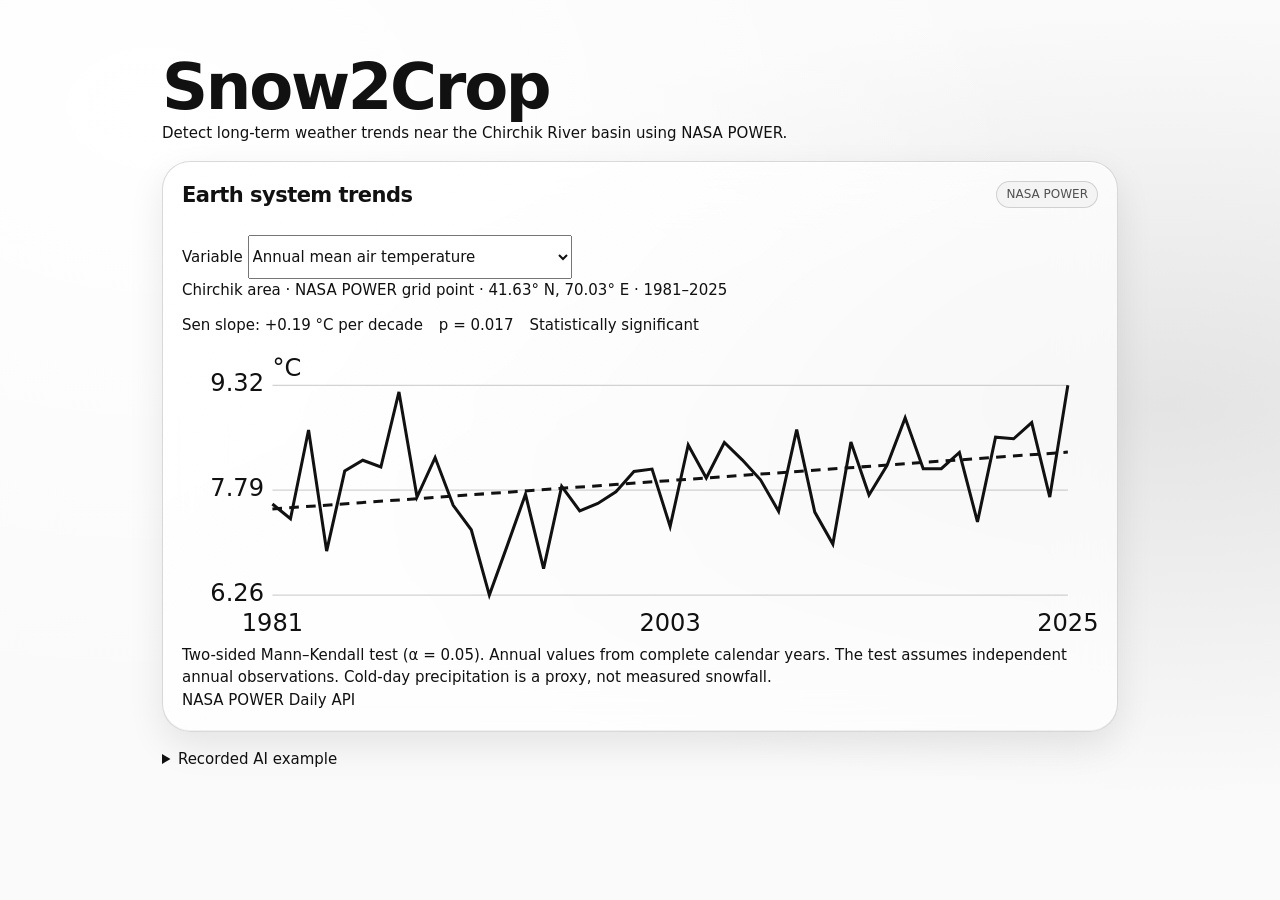
<file: docs/index.html>
<!doctype html>
<html lang="en">
<head>
  <meta charset="utf-8">
  <meta name="viewport" content="width=device-width, initial-scale=1">
  <title>Snow2Crop · Earth System Trend Detective</title>
  <style>:root {
  color-scheme: light;
  --page: #fafafa;
  --surface: #fff;
  --inset: #f4f4f4;
  --glass: rgb(255 255 255 / .70);
  --control: rgb(0 0 0 / .055);
  --ink: #111;
  --muted: #505050;
  --line: rgb(0 0 0 / .15);
  --highlight: rgb(255 255 255 / .95);
  --sheen: rgb(255 255 255 / .65);
  --accent: #151515;
  --historical: #646464;
  --active: rgb(0 0 0 / .095);
  --button-ink: #fff;
  --halo-top: #fff;
  --halo-edge: #e4e4e4;
  --shadow: 0 14px 36px rgb(0 0 0 / .09);
  --widget-radius: 28px;
  --control-radius: 14px;
  --mono: ui-monospace, SFMono-Regular, Consolas, monospace;
}
html[data-theme="dark"] {
  color-scheme: dark;
  --page: #080808;
  --surface: #1c1c1c;
  --inset: #141414;
  --glass: rgb(19 19 19 / .52);
  --control: rgb(255 255 255 / .07);
  --ink: #fafafa;
  --muted: #b7b7b7;
  --line: rgb(255 255 255 / .18);
  --highlight: rgb(255 255 255 / .28);
  --sheen: rgb(255 255 255 / .12);
  --accent: #fff;
  --historical: #a0a0a0;
  --active: rgb(255 255 255 / .15);
  --button-ink: #111;
  --halo-top: #303030;
  --halo-edge: #222;
  --shadow: 0 14px 36px rgb(0 0 0 / .28);
}
* { box-sizing: border-box; }
[hidden] { display: none !important; }
body {
  margin: 0;
  color: var(--ink);
  min-height: 100dvh;
  background:
    radial-gradient(ellipse at 12% 12%, var(--halo-top), transparent 55%),
    radial-gradient(ellipse at 91% 45%, var(--halo-edge), transparent 56%),
    var(--page);
  font: 15px/1.5 -apple-system, BlinkMacSystemFont, system-ui, sans-serif;
}
h1, h2, p, figure { margin: 0; }
a { color: inherit; text-decoration: none; }
button, select, input { color: inherit; font: inherit; }
:where(button, select, input, textarea, a):focus-visible { outline: 2px solid var(--accent); outline-offset: 3px; }
.shell { width: min(1280px, calc(100% - 64px)); margin-inline: auto; }
main.shell { padding-bottom: 40px; }

.site-header, .toolbar, .card {
  background: var(--surface);
  border: 1px solid var(--line);
  box-shadow: inset 0 1px 0 var(--highlight), inset 0 -1px 0 var(--control), var(--shadow);
}
@supports ((-webkit-backdrop-filter: blur(1px)) or (backdrop-filter: blur(1px))) {
  .site-header, .toolbar, .card {
    background: linear-gradient(154deg, var(--sheen), transparent 44%), var(--glass);
    -webkit-backdrop-filter: blur(28px) grayscale(1);
    backdrop-filter: blur(28px) grayscale(1);
  }
}
.site-header {
  position: sticky;
  top: 0;
  z-index: 2;
  border-width: 0 0 1px;
}
@media (prefers-reduced-transparency: reduce) {
  .site-header, .toolbar, .card {
    background: var(--surface);
    -webkit-backdrop-filter: none;
    backdrop-filter: none;
  }
}
.header-inner {
  min-height: 68px;
  display: grid;
  grid-template-columns: 1fr auto;
  align-items: center;
  gap: 20px;
}
.brand { display: inline-flex; align-items: center; gap: 10px; justify-self: start; font-size: 19px; font-weight: 690; letter-spacing: -.035em; }
.mark { width: 34px; height: 34px; object-fit: contain; filter: grayscale(1); }
nav {
  display: flex;
  align-items: center;
  gap: 3px;
  padding: 4px;
  border: 1px solid var(--line);
  border-radius: 999px;
  background: var(--control);
  box-shadow: inset 0 1px 0 var(--highlight);
}
nav a {
  display: grid;
  place-items: center;
  min-height: 38px;
  padding-inline: 15px;
  border-radius: 999px;
  color: var(--muted);
  font-size: 14px;
  font-weight: 600;
  text-align: center;
}
nav a:hover { color: var(--ink); }
nav a[aria-current] {
  background: linear-gradient(155deg, var(--sheen), transparent 75%), var(--active);
  color: var(--ink);
  box-shadow: inset 0 0 0 1px var(--line), inset 0 1px 0 var(--highlight), 0 2px 6px rgb(0 0 0 / .16);
}
.eyebrow { color: var(--muted); font-size: 12px; font-weight: 600; }
.intro { padding: 34px 0 22px; }
h1 { font-size: clamp(27px, 4vw, 43px); line-height: 1.12; font-weight: 720; letter-spacing: -.035em; }
h2 { margin-top: 2px; font-size: 21px; font-weight: 650; letter-spacing: -.025em; overflow-wrap: anywhere; }

.toolbar {
  display: grid;
  gap: 12px;
  padding: 16px;
  margin-bottom: 16px;
  border-radius: var(--widget-radius);
}
.timeline-header, .timeline-year, .date-controls, .timeline-slider {
  display: flex;
  align-items: center;
  gap: 8px;
  min-width: 0;
}
.timeline-header { justify-content: space-between; flex-wrap: wrap; }
.date-controls { flex-wrap: wrap; }
.timeline-year select, .date-controls :is(select, input), .timeline-slider button, .month-grid button {
  min-height: 36px;
  background: var(--inset);
  border: 1px solid var(--line);
  border-radius: var(--control-radius);
  padding: 0 9px;
  font-size: 12px;
}
.timeline-slider button { min-width: 36px; }
.toolbar :is(button, select, input):enabled { cursor: pointer; }
.toolbar :is(button, select, input):enabled:hover { border-color: var(--accent); }
.toolbar :disabled { color: var(--muted); opacity: .66; }
.month-grid { display: grid; grid-template-columns: repeat(12, minmax(0, 1fr)); gap: 5px; }
.month-grid button { min-width: 0; padding: 0 2px; text-transform: capitalize; }
.month-grid button[aria-pressed="true"] {
  color: var(--accent);
  background: var(--active);
  border-color: var(--accent);
  font-weight: 700;
}
.timeline-lower {
  display: grid;
  grid-template-columns: minmax(0, 1fr) auto;
  align-items: center;
  gap: 12px 20px;
  padding-top: 12px;
  border-top: 1px solid var(--line);
}
.timeline-current { min-width: 128px; }
.timeline-current strong { display: block; font-size: 13px; font-weight: 600; }
#date-slider {
  flex: 1;
  min-width: 0;
  width: 100%;
  margin: 0 3px;
  min-height: 30px;
  accent-color: var(--accent);
}
#date-slider::-webkit-slider-runnable-track {
  height: 4px;
  border-radius: 4px;
  background: linear-gradient(to right, var(--accent) var(--timeline-progress, 0%), var(--line) var(--timeline-progress, 0%));
}
#date-slider::-webkit-slider-thumb { margin-top: -6px; }
@media (max-width: 680px) {
  .month-grid { grid-template-columns: repeat(6, minmax(0, 1fr)); }
}
@media (max-width: 480px) {
  .timeline-lower { grid-template-columns: minmax(0, 1fr); }
  .timeline-current { grid-row: 1; }
  .timeline-header { row-gap: 8px; }
}
.data-status:empty { display: none; }
.data-status { color: var(--muted); margin-bottom: 12px; font-size: 13px; }

.dashboard { display: grid; grid-template-columns: minmax(0, 2.2fr) minmax(260px, 1fr); gap: 16px; align-items: start; }
.card { border-radius: var(--widget-radius); overflow: hidden; }
.card-heading { display: flex; align-items: center; justify-content: space-between; gap: 12px; padding: 16px 19px; }
.card-heading .eyebrow { color: var(--accent); }
.badge { background: var(--inset); border: 1px solid var(--line); color: var(--muted); border-radius: 999px; padding: 4px 9px; font: 12px/1.4 system-ui, sans-serif; text-align: center; }
.map-view {
  position: relative;
  min-height: 355px;
  display: grid;
  place-items: center;
  isolation: isolate;
  background-color: var(--inset);
}
.map-view:has(img:not([hidden])) { min-height: 0; }
.satellite-frame { width: 100%; }
.map-view img { display: block; width: 100%; height: clamp(285px, 39vw, 475px); object-fit: contain; }
.map-placeholder {
  position: relative;
  display: grid;
  justify-items: center;
  gap: 10px;
  margin: 22px;
  padding: 15px 20px;
  border-radius: 7px;
  color: var(--muted);
  text-align: center;
  font: 12px/1.4 var(--mono);
}
.map-placeholder strong { font-weight: 500; }
.map-icon { width: 30px; height: 30px; color: var(--accent); }
.card-footer { display: flex; flex-wrap: wrap; justify-content: space-between; gap: 8px; padding: 12px 19px; color: var(--muted); border-top: 1px solid var(--line); font-size: 12px; }
.stats { display: grid; gap: 12px; align-content: start; }
.metric { padding: 15px 18px; }
.reading { color: var(--ink); font-size: 32px; font-weight: 650; letter-spacing: -.045em; font-variant-numeric: tabular-nums; line-height: 1.18; margin: 6px 0; }
.reading small { color: var(--muted); font: 13px/1.2 var(--mono); letter-spacing: 0; }
.metric > p:last-child, .forecast-body p:not(.eyebrow, .reading) { color: var(--muted); font-size: 13px; }

.chart { padding: 8px 19px 20px; }
.legend { display: flex; flex-wrap: wrap; gap: 14px; color: var(--muted); font-size: 12px; margin-bottom: 12px; }
.legend i { display: inline-block; width: 14px; height: 2px; margin-right: 4px; vertical-align: 3px; background: var(--accent); }
.legend > span + span i { background: repeating-linear-gradient(90deg, var(--historical) 0 4px, transparent 4px 7px); }
.chart-area {
  display: grid;
  place-items: center;
  min-height: 235px;
  color: var(--muted);
  border: 1px solid var(--line);
  border-radius: var(--control-radius);
  overflow: hidden;
  background: repeating-linear-gradient(transparent 0 46px, var(--line) 46px 47px), var(--inset);
}
.chart-area svg { width: 100%; height: auto; display: block; background: var(--inset); }
.chart-dates { display: flex; justify-content: space-between; gap: 6px; color: var(--muted); font: 11px/1.4 var(--mono); }
.chart-dates:not(:empty) { margin-top: 8px; }
.forecast-body { display: grid; grid-template-columns: 1fr 1fr; gap: 20px; padding: 5px 19px 22px; }
.forecast-note { background: var(--inset); border: 1px solid var(--line); border-radius: var(--control-radius); padding: 14px; }
.forecast-note p { margin-top: 4px; }

@media (max-width: 740px) {
  .shell { width: calc(100% - 30px); }
  .header-inner { display: flex; justify-content: space-between; min-height: 62px; gap: 8px; }
  nav a { font-size: 13px; padding-inline: 10px; }
  .brand { font-size: 16px; gap: 5px; }
  .mark { width: 27px; height: 27px; }
  .intro { padding: 27px 0 19px; }
  .dashboard, .forecast-body { grid-template-columns: 1fr; }
  .map-view { min-height: 245px; }
  .card-heading, .card-footer, .forecast-body, .chart { padding-inline: 14px; }
}
@media (max-width: 540px) {
  .header-inner { flex-wrap: wrap; padding-block: 8px; }
  nav { flex: 1 0 100%; display: grid; grid-template-columns: repeat(4, minmax(0, 1fr)); }
  nav a { min-height: 44px; padding-inline: 3px; overflow-wrap: anywhere; }
}

.forecast-footer { align-items: center; }
.forecast-footer button {
  padding: 5px 8px;
  border: 1px solid var(--line);
  border-radius: 999px;
  background: var(--control);
  color: var(--accent);
  cursor: pointer;
}
.forecast-footer button:hover { border-color: var(--accent); }


.upper { text-transform: none; }
.settings-options {
  display: grid;
  grid-template-columns: minmax(0, 1fr) minmax(0, 1fr);
  align-items: center;
  gap: 14px 20px;
  padding: 2px 19px 22px;
}
.settings-options select {
  min-width: 0;
  width: 100%;
  min-height: 42px;
  padding: 7px 10px;
  background: var(--inset);
  border: 1px solid var(--line);
  border-radius: var(--control-radius);
  cursor: pointer;
}

.satellite-frame.tile {
  position: relative;
  aspect-ratio: 319 / 148;
  overflow: hidden;
}
/* The archive tile is 512×512; the study window occupies x=159–478, y=307–455. */
.map-view .tile img {
  position: absolute;
  inset: auto;
  left: -49.8433%;
  top: -207.4324%;
  width: 160.5016%;
  height: auto;
  max-width: none;
}


.volume-control {
  display: flex;
  align-items: center;
  gap: 10px;
  min-width: 0;
}
.volume-control input {
  flex: 1;
  min-width: 0;
  width: 100%;
  min-height: 36px;
  margin: 0;
  accent-color: var(--accent);
  cursor: pointer;
}
.volume-control output {
  min-width: 4ch;
  color: var(--muted);
  text-align: right;
  font: 12px/1.2 var(--mono);
}
:is(.toolbar button:not(:disabled), .forecast-footer button:not(:disabled), nav a):active {
  background: var(--active);
}


.recent-imagery {
  display: flex;
  align-items: center;
  flex-wrap: wrap;
  gap: 8px 12px;
  margin-bottom: 14px;
  color: var(--muted);
  font-size: 12px;
}
.recent-imagery button {
  min-height: 36px;
  padding: 3px 12px;
  border: 1px solid var(--line);
  border-radius: 999px;
  background: var(--control);
  color: var(--accent);
}
.recent-imagery button:enabled { cursor: pointer; }
.recent-imagery button:enabled:hover { border-color: var(--accent); }

.gemma-card { margin-bottom: 16px; }
.gemma-form { display: grid; gap: 10px; padding: 0 19px 19px; }
.gemma-form p { margin: 0; color: var(--muted); }
.gemma-form label { display: block; margin-bottom: 4px; }
.gemma-form textarea, .gemma-form input, .gemma-form select, .gemma-form button, .gemma-form output {
  padding: 9px 11px;
  border: 1px solid var(--line);
  border-radius: var(--control-radius);
  background: var(--inset);
  color: var(--ink);
  font: inherit;
  max-width: 100%;
}
.gemma-form textarea { resize: vertical; }
.gemma-fields { display: flex; flex-wrap: wrap; gap: 12px; }
.gemma-fields > div { min-width: 0; }
.gemma-form button { justify-self: start; background: var(--accent); color: var(--button-ink); border-color: transparent; font-weight: 650; cursor: pointer; }
.gemma-form button:disabled { opacity: .6; cursor: wait; }
.gemma-form output { white-space: pre-wrap; overflow-wrap: anywhere; }
.gemma-form #gemma-status:empty { display: none; }

.gemma-form [hidden] { display: none; }

/* The archive image leads the map, with current observations alongside it. */
.map-side, .forecast-side { display: grid; gap: 16px; min-width: 0; }
.map-side .gemma-card, .forecast-layout .gemma-card { margin: 0; }
.daily-layout { display: grid; border-top: 1px solid var(--line); }
#daily-photo { display: block; width: 100%; height: auto; }
.daily-details { padding: 12px 16px; color: var(--muted); font-size: 13px; }
.daily-details p + p { margin-top: 10px; padding-top: 10px; border-top: 1px solid var(--line); }
.forecast-layout { display: grid; grid-template-columns: minmax(0, 1.55fr) minmax(280px, 1fr); gap: 16px; align-items: start; }
.forecast-side .forecast-body { grid-template-columns: 1fr; gap: 12px; }
#water-assessment { white-space: pre-line; }
#water-assessment + p a { text-decoration: underline; text-underline-offset: 3px; }
.gemma-form textarea { min-height: 116px; width: 100%; }
.gemma-form input[type="file"] { width: 100%; }
.gemma-form button { min-height: 44px; padding-inline: 18px; border-radius: 999px; }
.gemma-form input::file-selector-button {
  margin-inline-end: 10px;
  padding: 5px 10px;
  border: 1px solid var(--line);
  border-radius: 999px;
  background: var(--control);
  color: var(--accent);
  font: inherit;
  cursor: pointer;
}
.gemma-form button:enabled:hover { filter: brightness(.92); }
.gemma-form output { border-inline-start: 3px solid var(--accent); }
.settings-card { max-width: 680px; }

@media (max-width: 850px) {
  .forecast-layout { grid-template-columns: 1fr; }
}
@media (max-width: 740px) {
  .map-side { grid-template-columns: 1fr; }
}
@media (max-width: 420px) {
  nav { grid-template-columns: .8fr .95fr 1fr 1.25fr; }
  nav a { font-size: 12px; }
  .settings-options { grid-template-columns: minmax(0, 1fr); gap: 8px; }
  .settings-options > :is(select, .volume-control) { margin-bottom: 8px; }
}

#field-location-group { display: grid; gap: 6px; }
#field-location { width: 100%; min-height: 46px; }
#gemma-answer { font-size: 1.05rem; line-height: 1.6; }
#field-photo-preview { display: block; max-width: 100%; max-height: 170px; margin-top: 8px; border-radius: 12px; }

.forecast-tools summary, #field-photo-group summary {
  padding: 12px 0;
  cursor: pointer;
  text-decoration: underline;
  text-underline-offset: .2em;
}
#field-location-group label { font-size: 1.15rem; font-weight: 650; }
#field-location { min-height: 52px; font-size: 1.125rem; }
#field-location-help { font-size: 1rem; line-height: 1.5; }
#field-photo-group[open] > :not(summary) { margin-bottom: 10px; }
#forecast-date-group input { width: 100%; }
#gemma-form:has(#field-location-group:not([hidden])) #gemma-submit {
  justify-self: stretch;
  min-height: 52px;
  font-size: 1.125rem;
}

.forecast-side > summary { cursor: pointer; padding: 12px; font-weight: 650; }
.forecast-side:not([open]) > article { display: none; }

.gemma-form { grid-template-columns: minmax(0, 1fr); }
.gemma-form :is(select, input, textarea) { min-width: 0; max-width: 100%; }
.forecast-tools :is(summary, select), #field-photo-group summary {
  min-height: 44px;
}
@media (max-width: 850px) {
  .month-grid { grid-template-columns: repeat(6, minmax(0, 1fr)); }
  .toolbar :is(button, select), .recent-imagery button { min-height: 44px; }
}
@media (max-width: 540px) {
  .intro { padding-block: 20px 14px; }
  body:has(#forecast:not([hidden])) .intro { padding-block: 16px 12px; }
  body:has(#forecast:not([hidden])) .intro h1 { font-size: 23px; }
  .gemma-form { padding-inline: 14px; }
  .gemma-form :is(input, select, textarea), .settings-options select { font-size: 16px; }
  .gemma-fields > div { flex: 1 1 100%; }
  .gemma-fields :is(input, select) { width: 100%; }
}

.trend-card { margin-bottom: 1rem; }
#trend-variable { font: inherit; max-width: 100%; min-height: 44px; }
#trend-plot { display: block; width: 100%; height: auto; color: inherit; }
#trend-results { display: flex; flex-wrap: wrap; gap: .5rem 1rem; margin-block: .75rem; }
#trend-results span { font-variant-numeric: tabular-nums; }

  .jury { max-width: 1060px; margin: auto; padding: clamp(16px, 5vw, 52px); }
  .jury h1 { margin: 0; font-size: clamp(36px, 6vw, 64px); line-height: 1.1; }
  .jury header { margin-bottom: 1rem; }
  .jury .card-heading { margin-bottom: 0; }
  </style>
</head>
<body>
<main class="jury">
  <header><h1>Snow2Crop</h1><p>Detect long-term weather trends near the Chirchik River basin using NASA POWER.</p></header>
        <article class="card trend-card" id="power-trends" hidden>
        <header class="card-heading"><h2 id="trend-title">Earth system trends</h2><span class="badge">NASA POWER</span></header>
        <div class="chart">
          <label><span id="trend-variable-label">Variable</span> <select id="trend-variable"></select></label>
          <p id="trend-location"></p>
          <div id="trend-results" aria-live="polite"></div>
          <svg id="trend-plot" viewBox="0 0 760 245" role="img" aria-labelledby="trend-title trend-location"></svg>
          <p id="trend-method"></p>
          <a href="https://power.larc.nasa.gov/docs/services/api/temporal/daily/">NASA POWER Daily API</a>
        </div>
      </article>
  <details>
    <summary>Recorded AI example</summary>
    <p><strong>Question:</strong> Can a satellite image of the Chirchik basin tell me how much water reaches my field near Tashkent? What data would you need?</p>
    <p><strong>Snow2Crop answer:</strong> Delivery to a particular field is unknown. Releases, withdrawals and losses along the route, or measured delivery to the field, are needed. Assessing a shortage also requires demand for the same period.</p>
    <p>This example was captured from the running Snow2Crop prototype. This page runs trend calculations in your browser. Live chat requires the separate Gemma and MLX server.</p>
  </details>
</main>
<script type="application/json" id="embedded-power-trends">{"coordinates":[70.03,41.63],"rows":[{"year":1981,"temperature":7.5863,"precipitation":540.74,"coldPrecipitation":257.64},{"year":1982,"temperature":7.3711,"precipitation":258.4,"coldPrecipitation":189.41},{"year":1983,"temperature":8.6658,"precipitation":193.46,"coldPrecipitation":107.9},{"year":1984,"temperature":6.8993,"precipitation":262.92,"coldPrecipitation":148.36},{"year":1985,"temperature":8.0668,"precipitation":256.18,"coldPrecipitation":176.19},{"year":1986,"temperature":8.2247,"precipitation":222.31,"coldPrecipitation":123.41},{"year":1987,"temperature":8.1263,"precipitation":222.21,"coldPrecipitation":96.68},{"year":1988,"temperature":9.2222,"precipitation":161.02,"coldPrecipitation":88.0},{"year":1989,"temperature":7.6878,"precipitation":187.38,"coldPrecipitation":102.17},{"year":1990,"temperature":8.2637,"precipitation":385.3,"coldPrecipitation":163.87},{"year":1991,"temperature":7.567,"precipitation":422.46,"coldPrecipitation":255.89},{"year":1992,"temperature":7.2101,"precipitation":409.09,"coldPrecipitation":192.32},{"year":1993,"temperature":6.2568,"precipitation":676.83,"coldPrecipitation":373.46},{"year":1994,"temperature":6.9858,"precipitation":513.48,"coldPrecipitation":242.32},{"year":1995,"temperature":7.7268,"precipitation":272.4,"coldPrecipitation":132.74},{"year":1996,"temperature":6.6439,"precipitation":379.4,"coldPrecipitation":193.08},{"year":1997,"temperature":7.8447,"precipitation":412.79,"coldPrecipitation":213.09},{"year":1998,"temperature":7.4841,"precipitation":556.52,"coldPrecipitation":282.0},{"year":1999,"temperature":7.5936,"precipitation":491.82,"coldPrecipitation":260.66},{"year":2000,"temperature":7.7634,"precipitation":374.89,"coldPrecipitation":227.17},{"year":2001,"temperature":8.0619,"precipitation":412.66,"coldPrecipitation":257.0},{"year":2002,"temperature":8.0961,"precipitation":525.22,"coldPrecipitation":255.64},{"year":2003,"temperature":7.2582,"precipitation":601.16,"coldPrecipitation":281.91},{"year":2004,"temperature":8.4484,"precipitation":452.17,"coldPrecipitation":235.45},{"year":2005,"temperature":7.9661,"precipitation":434.88,"coldPrecipitation":288.56},{"year":2006,"temperature":8.4847,"precipitation":466.91,"coldPrecipitation":229.82},{"year":2007,"temperature":8.2275,"precipitation":453.45,"coldPrecipitation":209.81},{"year":2008,"temperature":7.9393,"precipitation":378.05,"coldPrecipitation":218.69},{"year":2009,"temperature":7.4795,"precipitation":563.7,"coldPrecipitation":310.42},{"year":2010,"temperature":8.6721,"precipitation":553.7,"coldPrecipitation":262.77},{"year":2011,"temperature":7.4682,"precipitation":573.83,"coldPrecipitation":401.54},{"year":2012,"temperature":7.0009,"precipitation":399.94,"coldPrecipitation":284.68},{"year":2013,"temperature":8.4898,"precipitation":406.38,"coldPrecipitation":228.77},{"year":2014,"temperature":7.7173,"precipitation":294.77,"coldPrecipitation":170.33},{"year":2015,"temperature":8.1524,"precipitation":507.31,"coldPrecipitation":320.58},{"year":2016,"temperature":8.8438,"precipitation":536.03,"coldPrecipitation":257.34},{"year":2017,"temperature":8.1015,"precipitation":504.73,"coldPrecipitation":324.63},{"year":2018,"temperature":8.1015,"precipitation":478.05,"coldPrecipitation":283.41},{"year":2019,"temperature":8.338,"precipitation":441.75,"coldPrecipitation":200.12},{"year":2020,"temperature":7.3246,"precipitation":428.37,"coldPrecipitation":245.76},{"year":2021,"temperature":8.561,"precipitation":450.75,"coldPrecipitation":250.11},{"year":2022,"temperature":8.5383,"precipitation":646.12,"coldPrecipitation":348.98},{"year":2023,"temperature":8.7739,"precipitation":469.04,"coldPrecipitation":246.4},{"year":2024,"temperature":7.6876,"precipitation":575.22,"coldPrecipitation":289.98},{"year":2025,"temperature":9.318,"precipitation":446.27,"coldPrecipitation":289.24}]}</script>
<script>(() => {
  const card = document.getElementById('power-trends');
  const select = document.getElementById('trend-variable');
  const plot = document.getElementById('trend-plot');
  const results = document.getElementById('trend-results');
  const names = ['temperature', 'precipitation', 'coldPrecipitation'];
  const labels = {
    en: ['Earth system trends', 'Variable', 'Annual mean air temperature', 'Annual precipitation', 'Annual precipitation on days below 2 °C', 'Chirchik area · NASA POWER grid point', 'Sen slope', 'per decade', 'Statistically significant', 'No statistically significant trend', 'Two-sided Mann–Kendall test (α = 0.05). Annual values from complete calendar years. The test assumes independent annual observations. Cold-day precipitation is a proxy, not measured snowfall.'],
    ru: ['Многолетние тренды', 'Показатель', 'Среднегодовая температура', 'Годовые осадки', 'Годовые осадки в дни холоднее 2 °C', 'Район Чирчика · точка сетки NASA POWER', 'Наклон Сена', 'за десятилетие', 'Статистически значимый тренд', 'Статистически значимого тренда нет', 'Двусторонний тест Манна–Кендалла (α = 0,05). Взяты полные календарные годы. Тест предполагает независимость годовых наблюдений. Осадки в холодные дни — косвенный показатель снегопада.'],
    uz: ['Ko‘p yillik trendlar', 'Ko‘rsatkich', 'O‘rtacha yillik havo harorati', 'Yillik yog‘in miqdori', '2 °C dan sovuq kunlardagi yillik yog‘in', 'Chirchiq hududi · NASA POWER to‘r nuqtasi', 'Sen qiyaligi', 'har o‘n yilda', 'Statistik jihatdan ahamiyatli trend', 'Statistik jihatdan ahamiyatli trend yo‘q', 'Ikki tomonlama Mann–Kendall testi (α = 0,05). To‘liq kalendar yillari ishlatildi. Test yillik kuzatuvlar mustaqil deb hisoblaydi. Sovuq kunlardagi yog‘in qor miqdorining bilvosita ko‘rsatkichidir.'],
  };

  function trend(rows, key) {
    const slopes = [];
    const ties = new Map();
    let score = 0;
    rows.forEach((row, i) => {
      const value = row[key];
      ties.set(value, (ties.get(value) || 0) + 1);
      for (let j = i + 1; j < rows.length; j++) {
        const delta = rows[j][key] - value;
        score += Math.sign(delta);
        slopes.push(delta / (rows[j].year - row.year));
      }
    });
    slopes.sort((a, b) => a - b);
    const mid = Math.floor(slopes.length / 2);
    const slope = slopes.length % 2 ? slopes[mid] : (slopes[mid - 1] + slopes[mid]) / 2;
    const n = rows.length;
    const tieCorrection = [...ties.values()].reduce((sum, t) => sum + t * (t - 1) * (2 * t + 5), 0);
    const variance = (n * (n - 1) * (2 * n + 5) - tieCorrection) / 18;
    const z = score && variance ? Math.abs(score - Math.sign(score)) / Math.sqrt(variance) : 0;
    const t = 1 / (1 + 0.2316419 * z);
    const tail = Math.exp(-(z ** 2) / 2) / Math.sqrt(2 * Math.PI) * t *
      (0.319381530 + t * (-0.356563782 + t * (1.781477937 + t * (-1.821255978 + t * 1.330274429))));
    return { slope, p: Math.min(1, 2 * tail) };
  }

  function svg(name, attrs, value) {
    const element = document.createElementNS('http://www.w3.org/2000/svg', name);
    for (const [key, val] of Object.entries(attrs)) element.setAttribute(key, val);
    if (value !== undefined) element.textContent = value;
    return element;
  }

  function drawChart(rows, key, slope, format, unit) {
    const values = rows.map(row => row[key]);
    const first = rows[0].year;
    const last = rows.at(-1).year;
    const intercepts = rows.map(row => row[key] - slope * (row.year - first)).sort((a, b) => a - b);
    const middle = Math.floor(intercepts.length / 2);
    const intercept = intercepts.length % 2 ? intercepts[middle] : (intercepts[middle - 1] + intercepts[middle]) / 2;
    const end = intercept + slope * (last - first);
    const low = Math.min(...values, intercept, end);
    const high = Math.max(...values, intercept, end);
    const x = year => 75 + 660 * (year - first) / (last - first);
    const y = value => 205 - 174 * (value - low) / (high - low || 1);
    plot.replaceChildren();
    for (const fraction of [0, 0.5, 1]) {
      const v = low + fraction * (high - low);
      plot.append(svg('line', {x1: 75, y1: y(v), x2: 735, y2: y(v), stroke: 'currentColor', opacity: 0.18}),
        svg('text', {x: 68, y: y(v) + 5, 'text-anchor': 'end', fill: 'currentColor', 'font-size': 20}, format(v)));
    }
    plot.append(svg('text', {x: 75, y: 23, fill: 'currentColor', 'font-size': 20}, unit));
    for (const year of [first, Math.round((first + last) / 2), last]) {
      plot.append(svg('text', {x: x(year), y: 235, 'text-anchor': 'middle', fill: 'currentColor', 'font-size': 20}, year));
    }
    plot.append(svg('polyline', {points: rows.map(row => `${x(row.year)},${y(row[key])}`).join(' '), fill: 'none', stroke: 'currentColor', 'stroke-width': 2.5}),
      svg('line', {x1: x(first), y1: y(intercept), x2: x(last), y2: y(end), stroke: 'currentColor', 'stroke-width': 2.5, 'stroke-dasharray': '8 6'}));
  }

  const embedded = document.getElementById('embedded-power-trends');
  const data = embedded ? Promise.resolve().then(() => JSON.parse(embedded.textContent)) : fetch('./data/power-trends.json').then(response => {
    if (!response.ok) throw new Error('Trend data unavailable');
    return response.json();
  });
  data.then(({rows, coordinates}) => {
    const render = () => {
      const lang = document.documentElement.lang;
      const l = labels[lang] || labels.en;
      const key = select.value || names[0];
      const format = value => new Intl.NumberFormat(lang, {maximumFractionDigits: 2}).format(value);
      select.replaceChildren(...names.map((name, i) => new Option(l[i + 2], name, false, name === key)));
      document.getElementById('trend-title').textContent = l[0];
      document.getElementById('trend-variable-label').textContent = l[1];
      document.getElementById('trend-location').textContent =
        `${l[5]} · ${coordinates[1]}° N, ${coordinates[0]}° E · ${rows[0].year}–${rows.at(-1).year}`;
      document.getElementById('trend-method').textContent = l[10];
      const {slope, p} = trend(rows, key);
      const unit = key === 'temperature' ? '°C' : 'mm';
      results.replaceChildren(...[`${l[6]}: ${slope > 0 ? '+' : ''}${format(slope * 10)} ${unit} ${l[7]}`,
        `p ${p < 0.001 ? '< 0.001' : '= ' + p.toFixed(3)}`, p < 0.05 ? l[8] : l[9]].map(text => {
        const span = document.createElement('span');
        span.textContent = text;
        return span;
      }));
      drawChart(rows, key, slope, format, unit);
    };
    select.addEventListener('change', render);
    new MutationObserver(render).observe(document.documentElement, {attributeFilter: ['lang']});
    render();
    card.hidden = false;
  }).catch(error => console.warn(error));
})();
</script>
</body>
</html>
</file>
